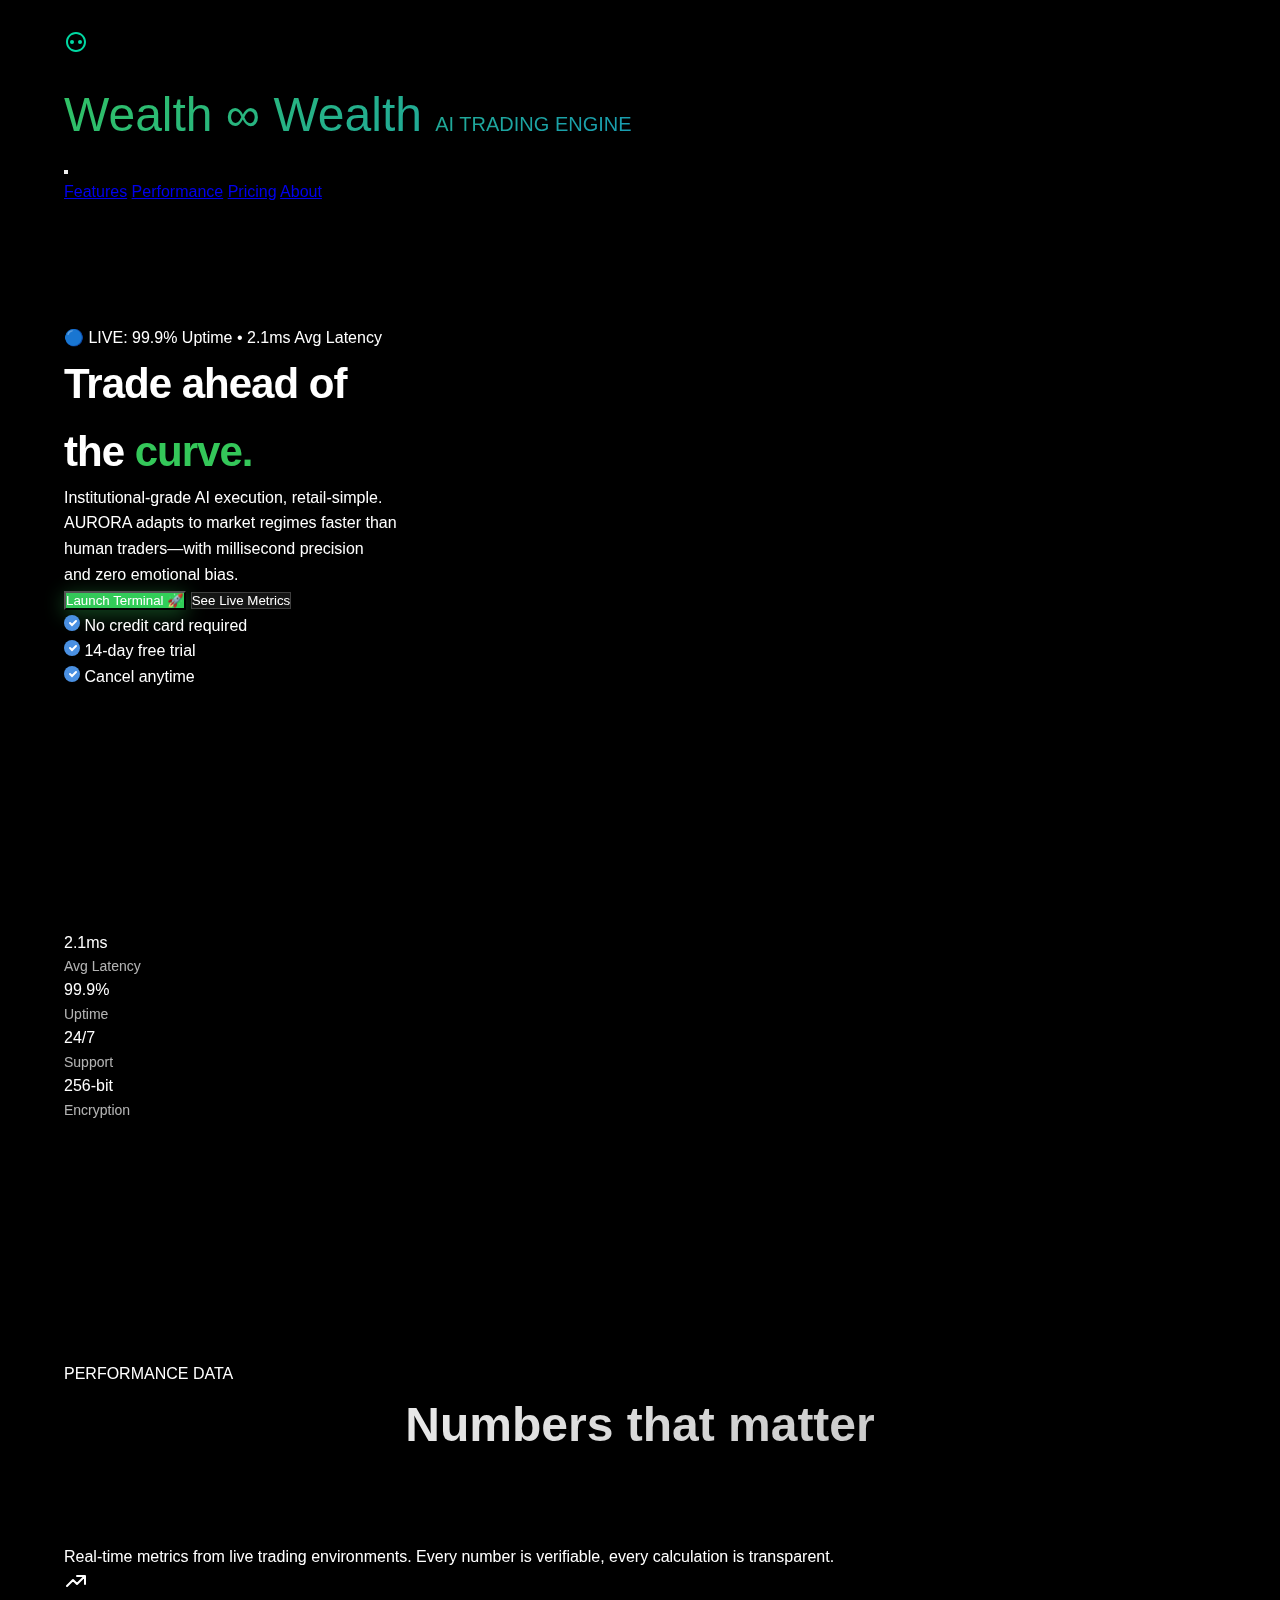
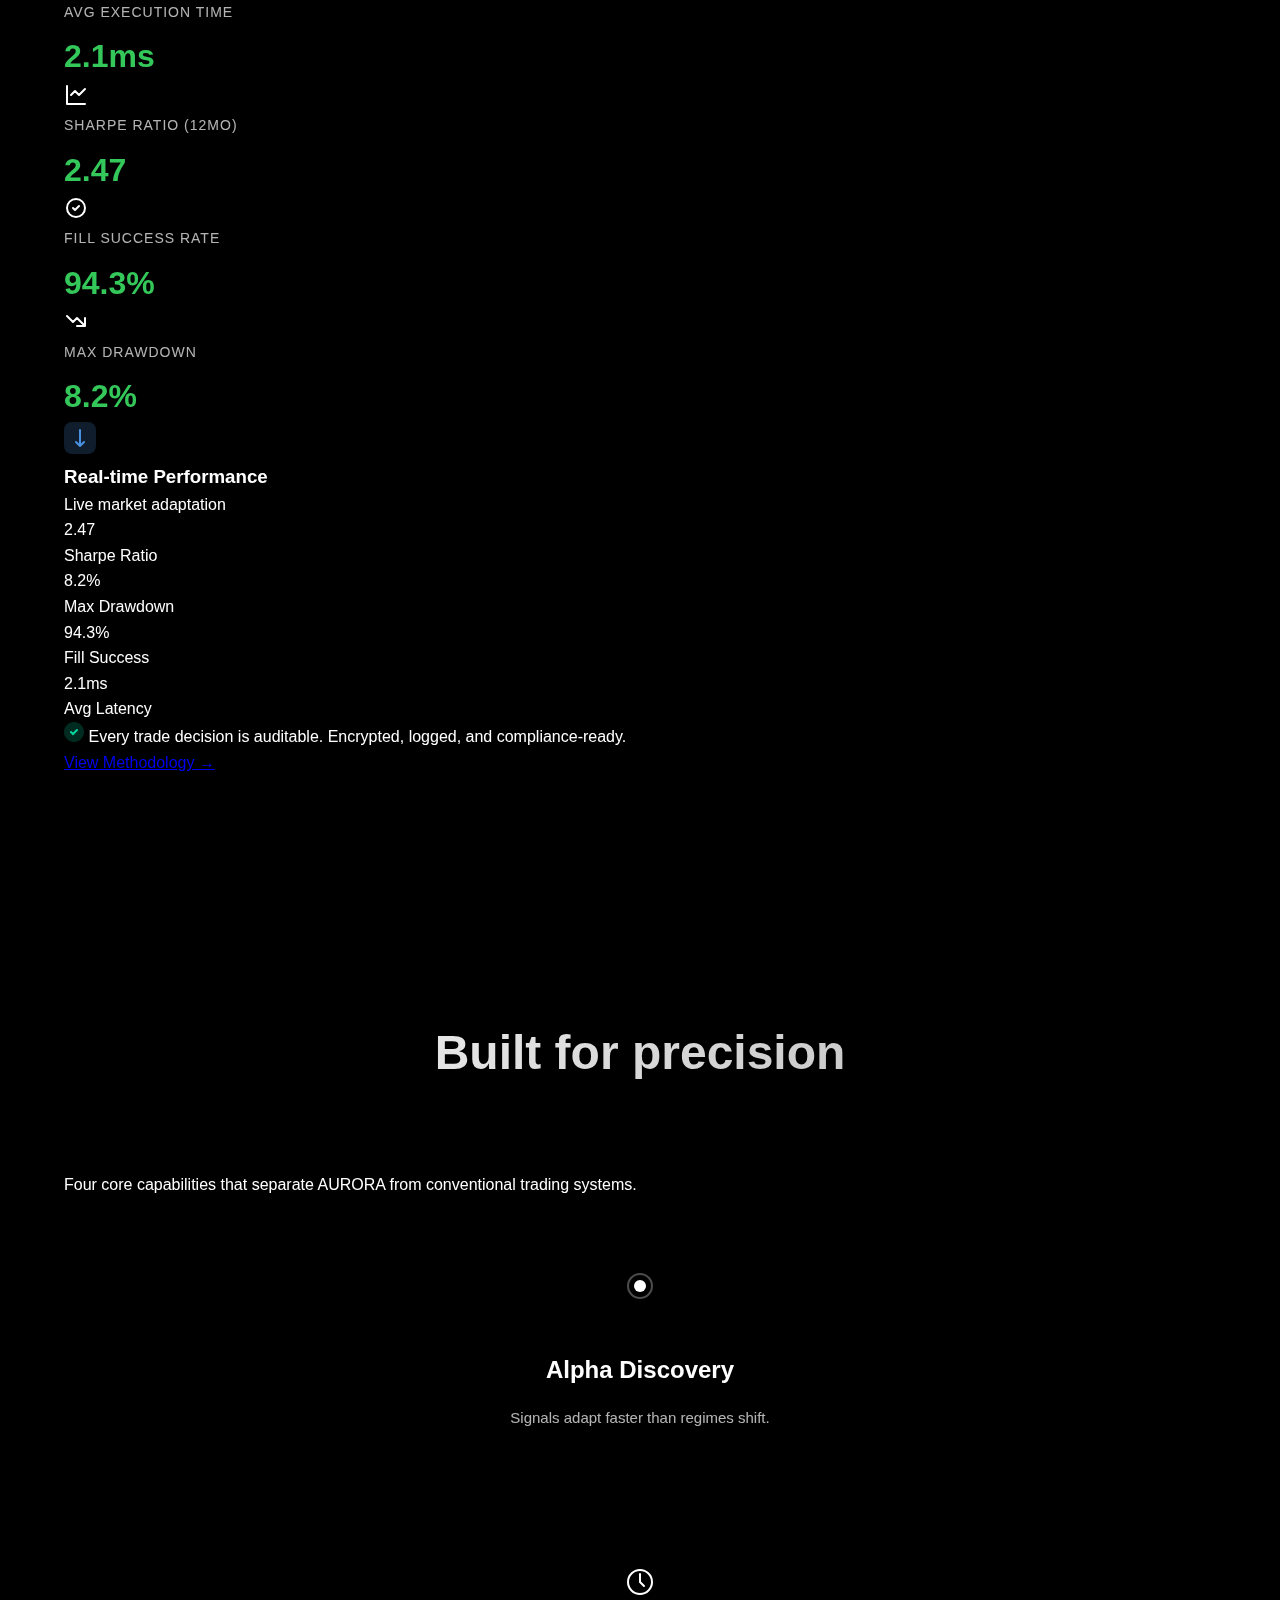
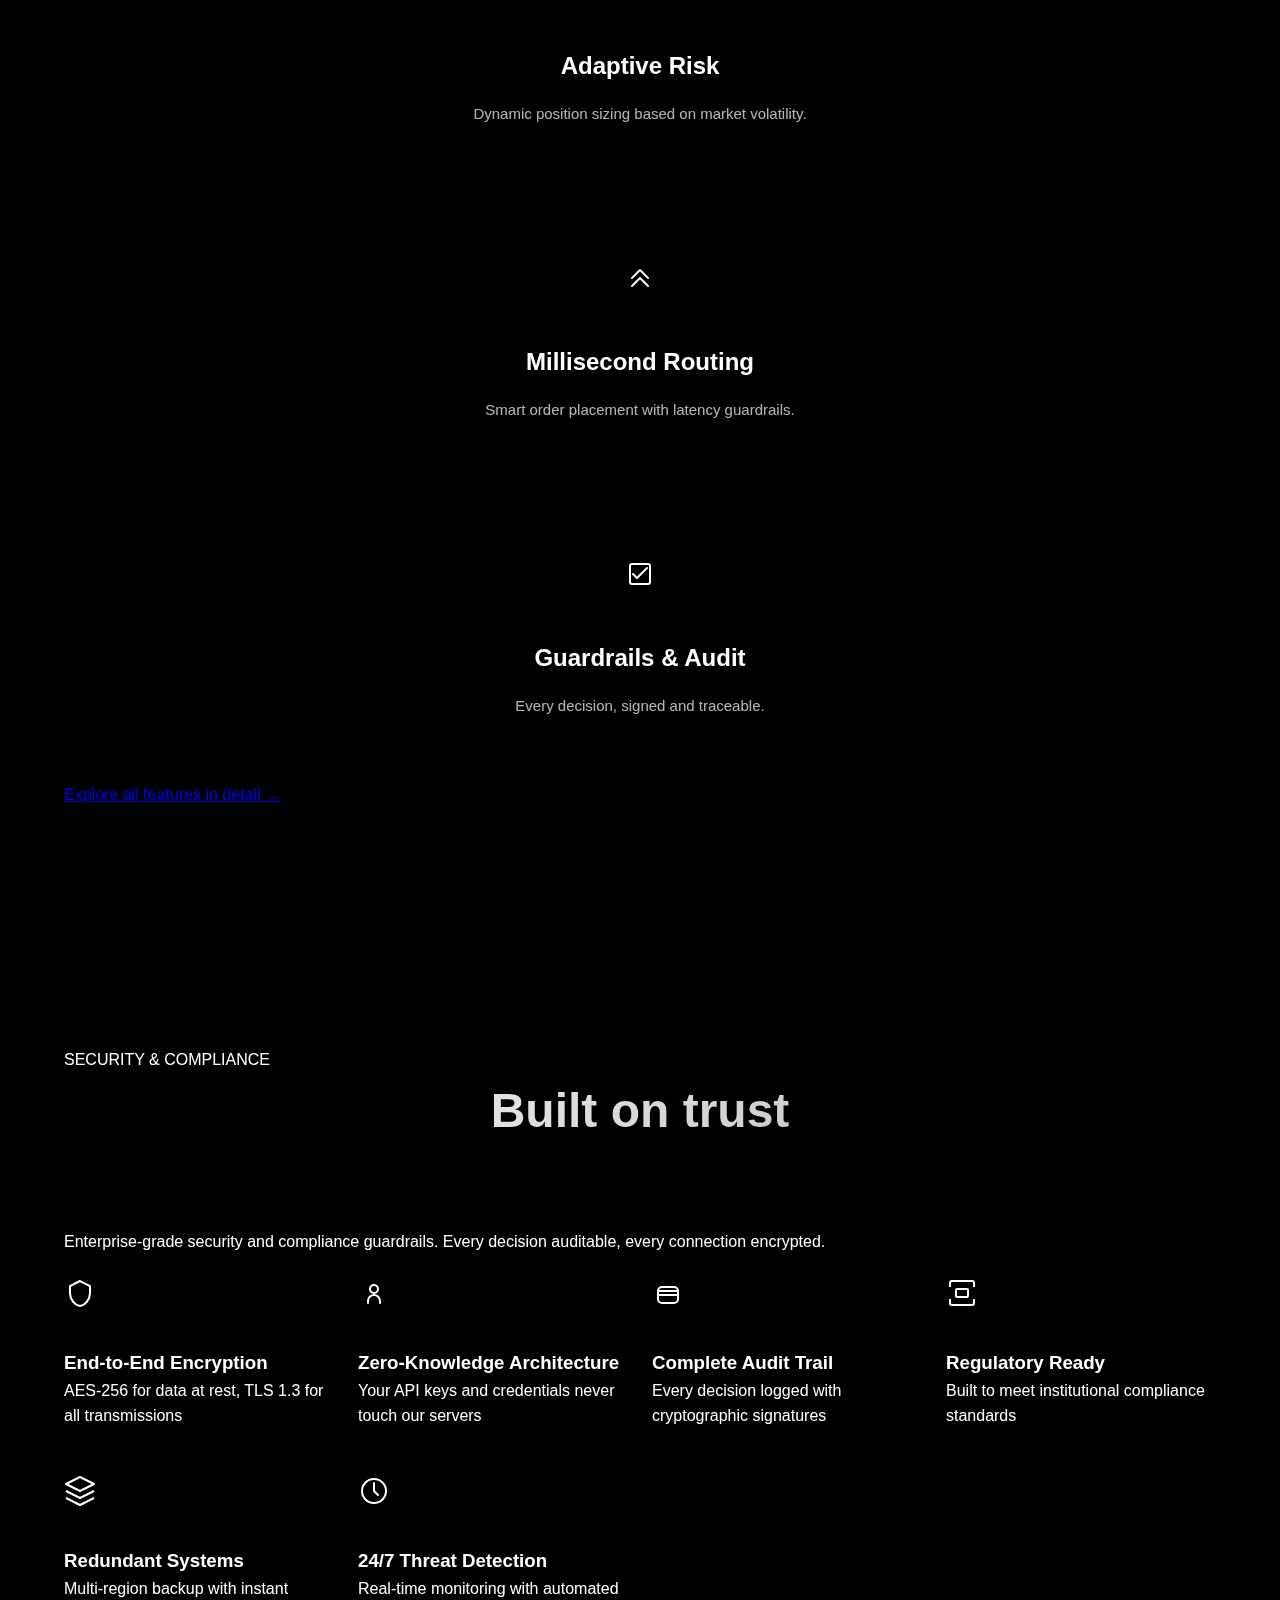
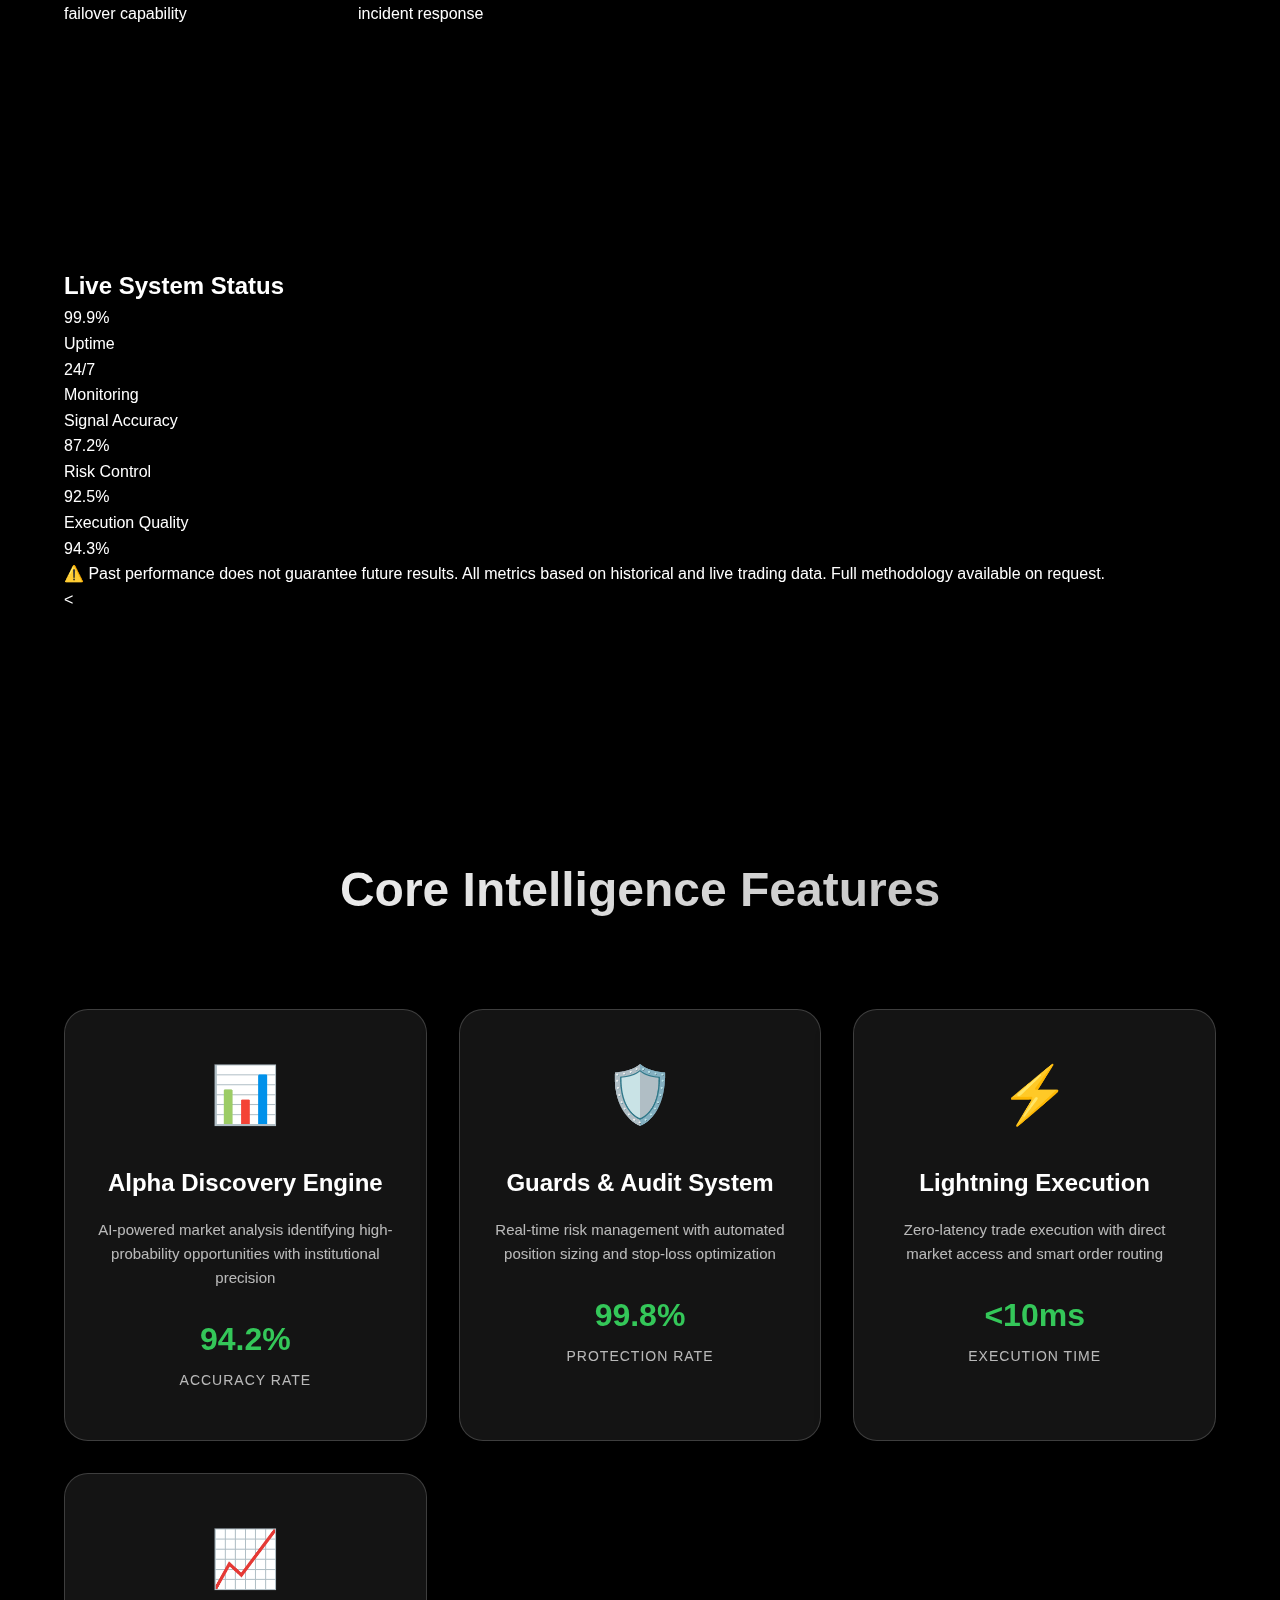
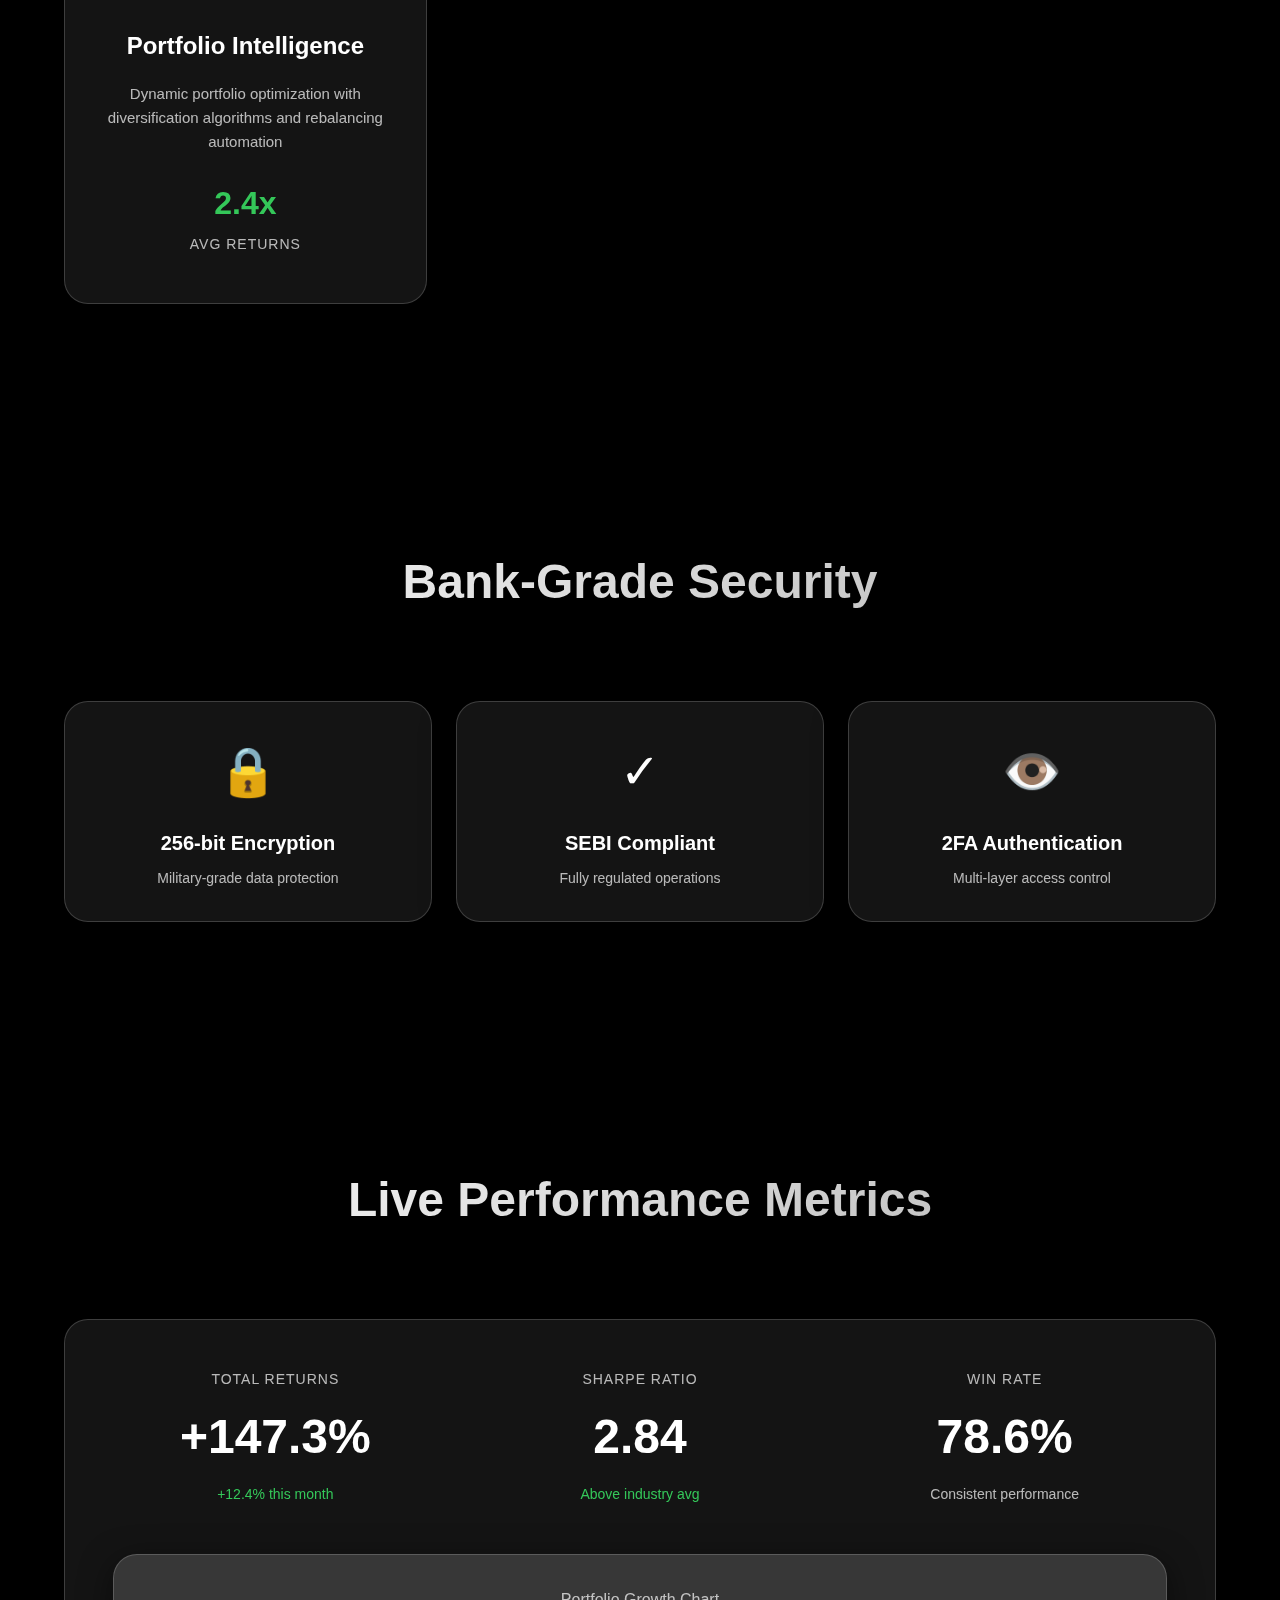
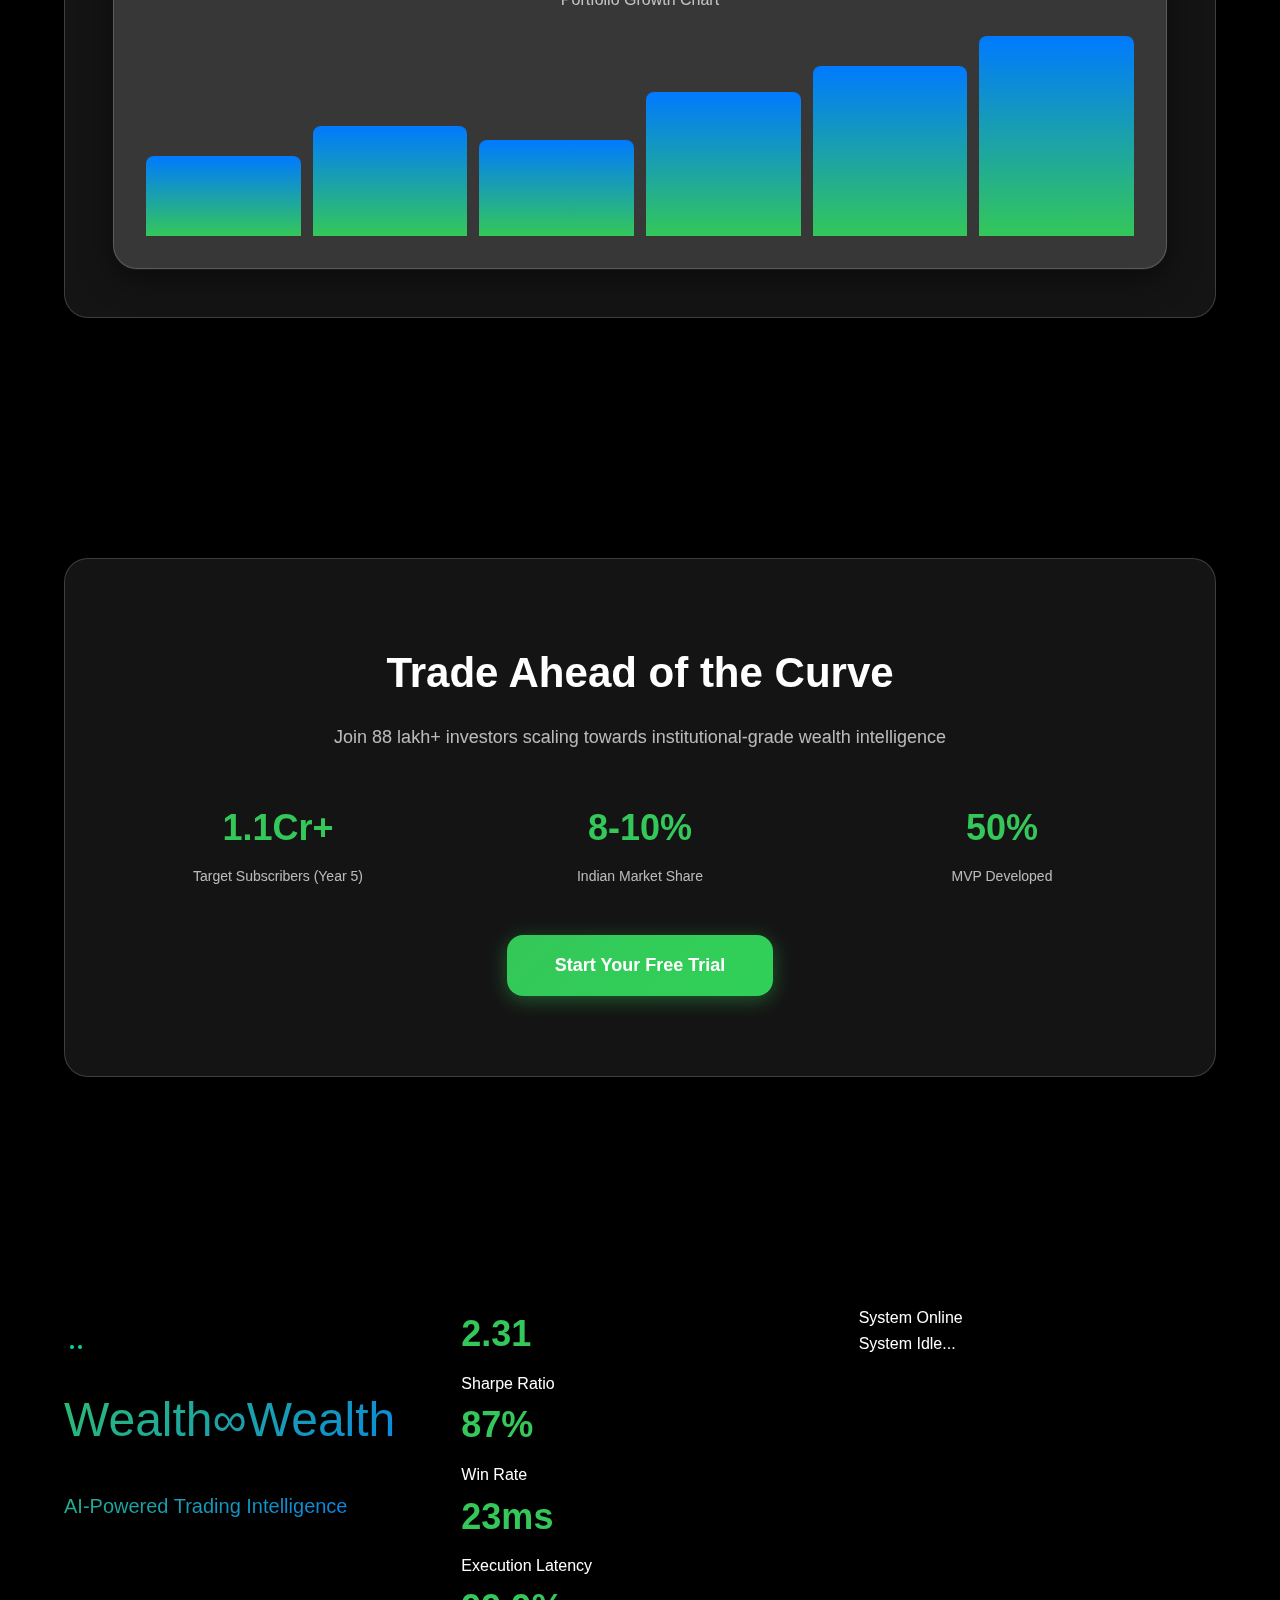
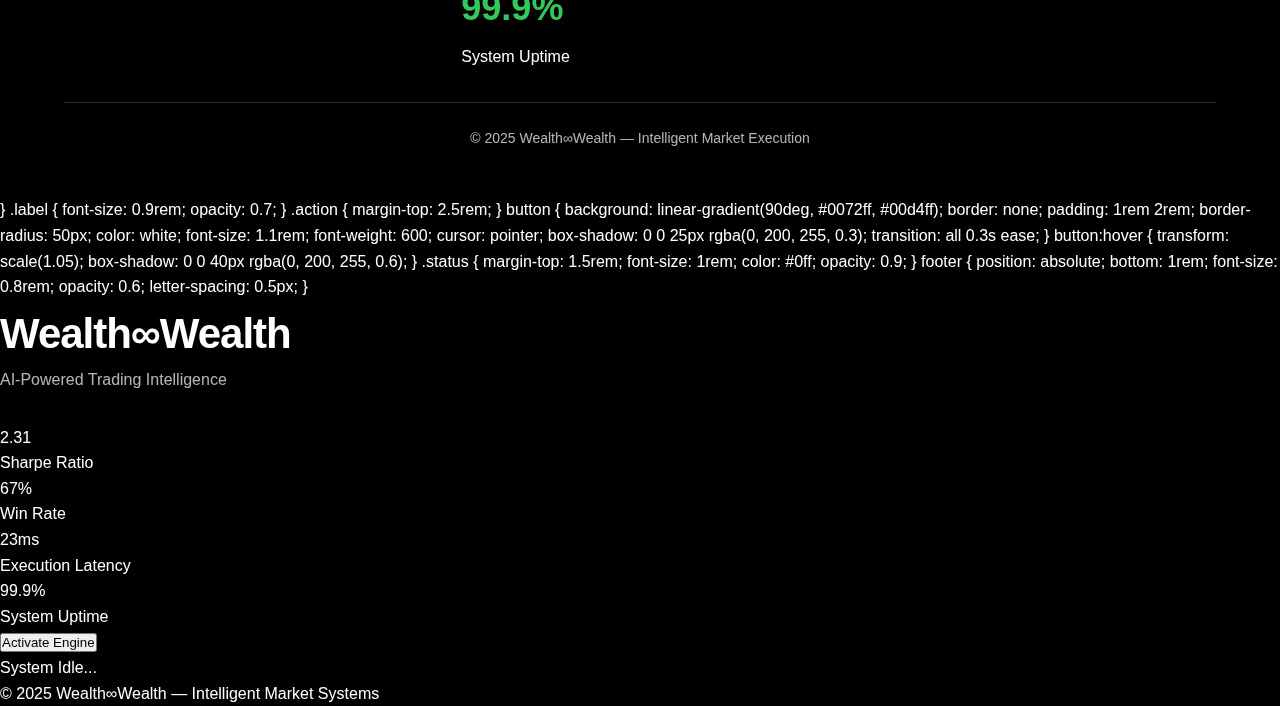
<file: index.html>
<!DOCTYPE html>
<html lang="en">
<head>
    <meta charset="UTF-8">
    <meta name="viewport" content="width=device-width, initial-scale=1.0">
    <title>Wealth ∞ Wealth - AI Trading Engine</title>
    <link rel="stylesheet" href="styles.css">
    <link rel="preconnect" href="https://fonts.googleapis.com">
    <link rel="preconnect" href="https://fonts.gstatic.com" crossorigin>
    <link href="https://fonts.googleapis.com/css2?family=Inter:wght@300;400;500;600;700;800&display=swap" rel="stylesheet">
</head>
<body>
    <!-- Navigation -->
    <nav class="navbar">
        <div class="container">
            <div class="nav-content">
                <div class="logo">
                    <div class="logo-icon">
                        <svg width="24" height="24" viewBox="0 0 24 24" fill="none" xmlns="http://www.w3.org/2000/svg">
                            <path d="M12 2C6.48 2 2 6.48 2 12s4.48 10 10 10 10-4.48 10-10S17.52 2 12 2zm0 18c-4.41 0-8-3.59-8-8s3.59-8 8-8 8 3.59 8 8-3.59 8-8 8z" fill="#00D9A3"/>
                            <circle cx="8" cy="12" r="2" fill="#00D9A3"/>
                            <circle cx="16" cy="12" r="2" fill="#00D9A3"/>
                        </svg>
                    </div>
                    <div class="logo-text">
                        <span class="brand-name">Wealth <span class="infinity">∞</span> Wealth</span>
                        <span class="tagline">AI TRADING ENGINE</span>
                    </div>
                </div>
                <button class="menu-toggle" id="menuToggle">
                    <span></span>
                    <span></span>
                    <span></span>
                </button>
                <div class="nav-links" id="navLinks">
                    <a href="#features">Features</a>
                    <a href="#performance">Performance</a>
                    <a href="#pricing">Pricing</a>
                    <a href="#about">About</a>
                </div>
            </div>
        </div>
    </nav>

    <!-- Hero Section -->
    <section class="hero">
        <div class="container">
            <div class="status-badge">
                🔵 LIVE: 99.9% Uptime • 2.1ms Avg Latency
            </div>
            <h1 class="hero-title">
                Trade ahead of<br>the <span class="highlight">curve.</span>
            </h1>
            <p class="hero-subtitle">
                Institutional-grade AI execution, retail-simple.<br>
                AURORA adapts to market regimes faster than<br>
                human traders—with millisecond precision<br>
                and zero emotional bias.
            </p>
            <div class="hero-buttons">
                <button class="btn btn-primary">
                    Launch Terminal 🚀
                </button>
                <button class="btn btn-secondary">
                    See Live Metrics
                </button>
            </div>
            <div class="hero-features">
                <div class="feature-badge">
                    <svg width="16" height="16" viewBox="0 0 16 16" fill="none">
                        <circle cx="8" cy="8" r="8" fill="#4A90E2"/>
                        <path d="M6 8l2 2 4-4" stroke="white" stroke-width="2" stroke-linecap="round"/>
                    </svg>
                    <span>No credit card required</span>
                </div>
                <div class="feature-badge">
                    <svg width="16" height="16" viewBox="0 0 16 16" fill="none">
                        <circle cx="8" cy="8" r="8" fill="#4A90E2"/>
                        <path d="M6 8l2 2 4-4" stroke="white" stroke-width="2" stroke-linecap="round"/>
                    </svg>
                    <span>14-day free trial</span>
                </div>
                <div class="feature-badge">
                    <svg width="16" height="16" viewBox="0 0 16 16" fill="none">
                        <circle cx="8" cy="8" r="8" fill="#4A90E2"/>
                        <path d="M6 8l2 2 4-4" stroke="white" stroke-width="2" stroke-linecap="round"/>
                    </svg>
                    <span>Cancel anytime</span>
                </div>
            </div>
        </div>
    </section>

    <!-- Stats Section -->
    <section class="stats-section">
        <div class="container">
            <div class="stats-grid">
                <div class="stat-card">
                    <div class="stat-value">2.1ms</div>
                    <div class="stat-label">Avg Latency</div>
                </div>
                <div class="stat-card">
                    <div class="stat-value">99.9%</div>
                    <div class="stat-label">Uptime</div>
                </div>
                <div class="stat-card">
                    <div class="stat-value">24/7</div>
                    <div class="stat-label">Support</div>
                </div>
                <div class="stat-card">
                    <div class="stat-value">256-bit</div>
                    <div class="stat-label">Encryption</div>
                </div>
            </div>
        </div>
    </section>

    <!-- Performance Metrics -->
    <section class="performance-section" id="performance">
        <div class="container">
            <div class="section-header">
                <span class="section-tag">PERFORMANCE DATA</span>
                <h2 class="section-title">Numbers that <span class="highlight">matter</span></h2>
                <p class="section-subtitle">Real-time metrics from live trading environments. Every number is verifiable, every calculation is transparent.</p>
            </div>
            <div class="metrics-grid">
                <div class="metric-card">
                    <div class="metric-icon blue">
                        <svg width="24" height="24" viewBox="0 0 24 24" fill="none">
                            <path d="M13 7h8m0 0v8m0-8l-8 8-4-4-6 6" stroke="currentColor" stroke-width="2" stroke-linecap="round" stroke-linejoin="round"/>
                        </svg>
                    </div>
                    <div class="metric-info">
                        <div class="metric-label">Avg Execution Time</div>
                        <div class="metric-value">2.1ms</div>
                    </div>
                </div>
                <div class="metric-card">
                    <div class="metric-icon blue">
                        <svg width="24" height="24" viewBox="0 0 24 24" fill="none">
                            <path d="M3 3v18h18" stroke="currentColor" stroke-width="2" stroke-linecap="round" stroke-linejoin="round"/>
                            <path d="M7 12l4-4 4 4 6-6" stroke="currentColor" stroke-width="2" stroke-linecap="round" stroke-linejoin="round"/>
                        </svg>
                    </div>
                    <div class="metric-info">
                        <div class="metric-label">Sharpe Ratio (12mo)</div>
                        <div class="metric-value">2.47</div>
                    </div>
                </div>
                <div class="metric-card">
                    <div class="metric-icon blue">
                        <svg width="24" height="24" viewBox="0 0 24 24" fill="none">
                            <path d="M9 12l2 2 4-4m6 2a9 9 0 11-18 0 9 9 0 0118 0z" stroke="currentColor" stroke-width="2" stroke-linecap="round" stroke-linejoin="round"/>
                        </svg>
                    </div>
                    <div class="metric-info">
                        <div class="metric-label">Fill Success Rate</div>
                        <div class="metric-value">94.3%</div>
                    </div>
                </div>
                <div class="metric-card">
                    <div class="metric-icon blue">
                        <svg width="24" height="24" viewBox="0 0 24 24" fill="none">
                            <path d="M13 17h8m0 0V9m0 8l-8-8-4 4-6-6" stroke="currentColor" stroke-width="2" stroke-linecap="round" stroke-linejoin="round"/>
                        </svg>
                    </div>
                    <div class="metric-info">
                        <div class="metric-label">Max Drawdown</div>
                        <div class="metric-value">8.2%</div>
                    </div>
                </div>
            </div>
            <div class="performance-cards">
                <div class="perf-card">
                    <div class="perf-icon">
                        <svg width="32" height="32" viewBox="0 0 32 32" fill="none">
                            <rect width="32" height="32" rx="8" fill="#4A90E2" opacity="0.2"/>
                            <path d="M16 8v16m-4-4l4 4 4-4" stroke="#4A90E2" stroke-width="2" stroke-linecap="round" stroke-linejoin="round"/>
                        </svg>
                    </div>
                    <h3>Real-time Performance</h3>
                    <p>Live market adaptation</p>
                    <div class="perf-grid">
                        <div class="perf-stat">
                            <div class="perf-stat-value">2.47</div>
                            <div class="perf-stat-label">Sharpe Ratio</div>
                        </div>
                        <div class="perf-stat">
                            <div class="perf-stat-value">8.2%</div>
                            <div class="perf-stat-label">Max Drawdown</div>
                        </div>
                        <div class="perf-stat">
                            <div class="perf-stat-value">94.3%</div>
                            <div class="perf-stat-label">Fill Success</div>
                        </div>
                        <div class="perf-stat">
                            <div class="perf-stat-value">2.1ms</div>
                            <div class="perf-stat-label">Avg Latency</div>
                        </div>
                    </div>
                    <div class="audit-badge">
                        <svg width="20" height="20" viewBox="0 0 20 20" fill="none">
                            <path d="M10 0C4.48 0 0 4.48 0 10s4.48 10 10 10 10-4.48 10-10S15.52 0 10 0z" fill="#00D9A3" opacity="0.2"/>
                            <path d="M7 10l2 2 4-4" stroke="#00D9A3" stroke-width="2" stroke-linecap="round"/>
                        </svg>
                        <span>Every trade decision is auditable. Encrypted, logged, and compliance-ready.</span>
                    </div>
                </div>
            </div>
            <a href="#methodology" class="view-methodology">View Methodology →</a>
        </div>
    </section>

    <!-- Features Section -->
    <section class="features-section" id="features">
        <div class="container">
            <div class="section-header">
                <h2 class="section-title">Built for <span class="highlight">precision</span></h2>
                <p class="section-subtitle">Four core capabilities that separate AURORA from conventional trading systems.</p>
            </div>
            <div class="features-grid">
                <div class="feature-card">
                    <div class="feature-icon blue">
                        <svg width="32" height="32" viewBox="0 0 32 32" fill="none">
                            <circle cx="16" cy="16" r="6" fill="currentColor"/>
                            <circle cx="16" cy="16" r="12" stroke="currentColor" stroke-width="2" opacity="0.3"/>
                        </svg>
                    </div>
                    <h3>Alpha Discovery</h3>
                    <p>Signals adapt faster than regimes shift.</p>
                </div>
                <div class="feature-card">
                    <div class="feature-icon teal">
                        <svg width="32" height="32" viewBox="0 0 32 32" fill="none">
                            <path d="M16 8v8l4 4" stroke="currentColor" stroke-width="2" stroke-linecap="round"/>
                            <circle cx="16" cy="16" r="12" stroke="currentColor" stroke-width="2"/>
                        </svg>
                    </div>
                    <h3>Adaptive Risk</h3>
                    <p>Dynamic position sizing based on market volatility.</p>
                </div>
                <div class="feature-card">
                    <div class="feature-icon blue">
                        <svg width="32" height="32" viewBox="0 0 32 32" fill="none">
                            <path d="M8 16l8-8 8 8" stroke="currentColor" stroke-width="2" stroke-linecap="round" stroke-linejoin="round"/>
                            <path d="M8 24l8-8 8 8" stroke="currentColor" stroke-width="2" stroke-linecap="round" stroke-linejoin="round"/>
                        </svg>
                    </div>
                    <h3>Millisecond Routing</h3>
                    <p>Smart order placement with latency guardrails.</p>
                </div>
                <div class="feature-card">
                    <div class="feature-icon teal">
                        <svg width="32" height="32" viewBox="0 0 32 32" fill="none">
                            <path d="M9 16l4 4 10-10" stroke="currentColor" stroke-width="2" stroke-linecap="round" stroke-linejoin="round"/>
                            <rect x="6" y="6" width="20" height="20" rx="2" stroke="currentColor" stroke-width="2" fill="none"/>
                        </svg>
                    </div>
                    <h3>Guardrails & Audit</h3>
                    <p>Every decision, signed and traceable.</p>
                </div>
            </div>
            <a href="#all-features" class="explore-link">Explore all features in detail →</a>
        </div>
    </section>

    <!-- Security & Trust Section -->
    <section class="security-section">
        <div class="container">
            <div class="section-header">
                <span class="section-tag">SECURITY & COMPLIANCE</span>
                <h2 class="section-title">Built on <span class="highlight">trust</span></h2>
                <p class="section-subtitle">Enterprise-grade security and compliance guardrails. Every decision auditable, every connection encrypted.</p>
            </div>
            <div class="security-grid">
                <div class="security-card">
                    <div class="security-icon blue">
                        <svg width="32" height="32" viewBox="0 0 32 32" fill="none">
                            <path d="M16 4L6 9v7c0 6.075 4.2 11.75 10 13 5.8-1.25 10-6.925 10-13V9l-10-5z" stroke="currentColor" stroke-width="2" fill="none"/>
                        </svg>
                    </div>
                    <h3>End-to-End Encryption</h3>
                    <p>AES-256 for data at rest, TLS 1.3 for all transmissions</p>
                </div>
                <div class="security-card">
                    <div class="security-icon teal">
                        <svg width="32" height="32" viewBox="0 0 32 32" fill="none">
                            <circle cx="16" cy="12" r="4" stroke="currentColor" stroke-width="2"/>
                            <path d="M10 26v-2c0-3.3 2.7-6 6-6s6 2.7 6 6v2" stroke="currentColor" stroke-width="2" stroke-linecap="round"/>
                        </svg>
                    </div>
                    <h3>Zero-Knowledge Architecture</h3>
                    <p>Your API keys and credentials never touch our servers</p>
                </div>
                <div class="security-card">
                    <div class="security-icon blue">
                        <svg width="32" height="32" viewBox="0 0 32 32" fill="none">
                            <path d="M6 14h20M6 18h20M10 10h12c2.2 0 4 1.8 4 4v8c0 2.2-1.8 4-4 4H10c-2.2 0-4-1.8-4-4v-8c0-2.2 1.8-4 4-4z" stroke="currentColor" stroke-width="2"/>
                        </svg>
                    </div>
                    <h3>Complete Audit Trail</h3>
                    <p>Every decision logged with cryptographic signatures</p>
                </div>
                <div class="security-card">
                    <div class="security-icon teal">
                        <svg width="32" height="32" viewBox="0 0 32 32" fill="none">
                            <path d="M28 10V6a2 2 0 00-2-2H6a2 2 0 00-2 2v4M4 22v4a2 2 0 002 2h20a2 2 0 002-2v-4" stroke="currentColor" stroke-width="2"/>
                            <rect x="10" y="12" width="12" height="8" rx="1" stroke="currentColor" stroke-width="2"/>
                        </svg>
                    </div>
                    <h3>Regulatory Ready</h3>
                    <p>Built to meet institutional compliance standards</p>
                </div>
                <div class="security-card">
                    <div class="security-icon blue">
                        <svg width="32" height="32" viewBox="0 0 32 32" fill="none">
                            <path d="M16 2L2 9l14 7 14-7-14-7z" stroke="currentColor" stroke-width="2" stroke-linejoin="round"/>
                            <path d="M2 23l14 7 14-7M2 16l14 7 14-7" stroke="currentColor" stroke-width="2" stroke-linejoin="round"/>
                        </svg>
                    </div>
                    <h3>Redundant Systems</h3>
                    <p>Multi-region backup with instant failover capability</p>
                </div>
                <div class="security-card">
                    <div class="security-icon teal">
                        <svg width="32" height="32" viewBox="0 0 32 32" fill="none">
                            <circle cx="16" cy="16" r="12" stroke="currentColor" stroke-width="2"/>
                            <path d="M16 8v8l4 4" stroke="currentColor" stroke-width="2" stroke-linecap="round"/>
                        </svg>
                    </div>
                    <h3>24/7 Threat Detection</h3>
                    <p>Real-time monitoring with automated incident response</p>
                </div>
            </div>
        </div>
    </section>

    <!-- System Status -->
    <section class="status-section">
        <div class="container">
            <div class="status-card">
                <h2>Live System Status</h2>
                <div class="status-grid">
                    <div class="status-item">
                        <div class="status-value">99.9%</div>
                        <div class="status-label">Uptime</div>
                    </div>
                    <div class="status-item">
                        <div class="status-value">24/7</div>
                        <div class="status-label">Monitoring</div>
                    </div>
                </div>
                <div class="progress-bars">
                    <div class="progress-item">
                        <div class="progress-label">Signal Accuracy</div>
                        <div class="progress-value">87.2%</div>
                        <div class="progress-bar">
                            <div class="progress-fill" style="width: 87.2%"></div>
                        </div>
                    </div>
                    <div class="progress-item">
                        <div class="progress-label">Risk Control</div>
                        <div class="progress-value">92.5%</div>
                        <div class="progress-bar">
                            <div class="progress-fill" style="width: 92.5%"></div>
                        </div>
                    </div>
                    <div class="progress-item">
                        <div class="progress-label">Execution Quality</div>
                        <div class="progress-value">94.3%</div>
                        <div class="progress-bar">
                            <div class="progress-fill" style="width: 94.3%"></div>
                        </div>
                    </div>
                </div>
                <div class="disclaimer">
                    ⚠️ Past performance does not guarantee future results. All metrics based on historical and live trading data. Full methodology available on request.
                </div>
            <            </div>
        </div>
    </section>

    <!-- Features Section with iOS Cards -->
    <section class="features-section">
        <div class="container">
            <h2 class="section-title">Core Intelligence Features</h2>
            
            <div class="feature-grid">
                <div class="feature-card glass-card">
                    <div class="feature-icon">📊</div>
                    <h3>Alpha Discovery Engine</h3>
                    <p>AI-powered market analysis identifying high-probability opportunities with institutional precision</p>
                    <div class="metric">
                        <span class="metric-value">94.2%</span>
                        <span class="metric-label">Accuracy Rate</span>
                    </div>
                </div>

                <div class="feature-card glass-card">
                    <div class="feature-icon">🛡️</div>
                    <h3>Guards & Audit System</h3>
                    <p>Real-time risk management with automated position sizing and stop-loss optimization</p>
                    <div class="metric">
                        <span class="metric-value">99.8%</span>
                        <span class="metric-label">Protection Rate</span>
                    </div>
                </div>

                <div class="feature-card glass-card">
                    <div class="feature-icon">⚡</div>
                    <h3>Lightning Execution</h3>
                    <p>Zero-latency trade execution with direct market access and smart order routing</p>
                    <div class="metric">
                        <span class="metric-value">&lt;10ms</span>
                        <span class="metric-label">Execution Time</span>
                    </div>
                </div>

                <div class="feature-card glass-card">
                    <div class="feature-icon">📈</div>
                    <h3>Portfolio Intelligence</h3>
                    <p>Dynamic portfolio optimization with diversification algorithms and rebalancing automation</p>
                    <div class="metric">
                        <span class="metric-value">2.4x</span>
                        <span class="metric-label">Avg Returns</span>
                    </div>
                </div>
            </div>
        </div>
    </section>

    <!-- Security & Trust Section -->
    <section class="security-section">
        <div class="container">
            <h2 class="section-title">Bank-Grade Security</h2>
            
            <div class="security-grid">
                <div class="security-item glass-card">
                    <div class="security-icon">🔒</div>
                    <h4>256-bit Encryption</h4>
                    <p>Military-grade data protection</p>
                </div>

                <div class="security-item glass-card">
                    <div class="security-icon">✓</div>
                    <h4>SEBI Compliant</h4>
                    <p>Fully regulated operations</p>
                </div>

                <div class="security-item glass-card">
                    <div class="security-icon">👁️</div>
                    <h4>2FA Authentication</h4>
                    <p>Multi-layer access control</p>
                </div>
            </div>
        </div>
    </section>

    <!-- Performance Metrics -->
    <section class="metrics-section">
        <div class="container">
            <h2 class="section-title">Live Performance Metrics</h2>
            
            <div class="metrics-dashboard glass-card">
                <div class="metric-row">
                    <div class="metric-box">
                        <div class="metric-label">Total Returns</div>
                        <div class="metric-large">+147.3%</div>
                        <div class="metric-change positive">+12.4% this month</div>
                    </div>
                    
                    <div class="metric-box">
                        <div class="metric-label">Sharpe Ratio</div>
                        <div class="metric-large">2.84</div>
                        <div class="metric-change positive">Above industry avg</div>
                    </div>
                    
                    <div class="metric-box">
                        <div class="metric-label">Win Rate</div>
                        <div class="metric-large">78.6%</div>
                        <div class="metric-change">Consistent performance</div>
                    </div>
                </div>
                
                <div class="chart-placeholder glass-card">
                    <p>Portfolio Growth Chart</p>
                    <div class="chart-visual">
                        <div class="bar" style="height: 40%"></div>
                        <div class="bar" style="height: 55%"></div>
                        <div class="bar" style="height: 48%"></div>
                        <div class="bar" style="height: 72%"></div>
                        <div class="bar" style="height: 85%"></div>
                        <div class="bar" style="height: 100%"></div>
                    </div>
                </div>
            </div>
        </div>
    </section>

    <!-- CTA Section -->
    <section class="cta-section">
        <div class="container">
            <div class="cta-card glass-card">
                <h2>Trade Ahead of the Curve</h2>
                <p>Join 88 lakh+ investors scaling towards institutional-grade wealth intelligence</p>
                <div class="cta-stats">
                    <div class="stat-item">
                        <div class="stat-number">1.1Cr+</div>
                        <div class="stat-label">Target Subscribers (Year 5)</div>
                    </div>
                    <div class="stat-item">
                        <div class="stat-number">8-10%</div>
                        <div class="stat-label">Indian Market Share</div>
                    </div>
                    <div class="stat-item">
                        <div class="stat-number">50%</div>
                        <div class="stat-label">MVP Developed</div>
                    </div>
                </div>
                <button class="btn-primary glass-btn large">Start Your Free Trial</button>
            </div>
        </div>
    </section>

    <!-- Footer -->
    <footer class="footer">
        <div class="container">
            <div class="footer-content">
                <div class="footer-brand">
                    <div class="logo">
                        <div class="logo-icon">
                            <svg width="24" height="24" viewBox="0 0 24 24" fill="none">
                                <circle cx="8" cy="12" r="2" fill="#00D9A3"/>
                                <circle cx="16" cy="12" r="2" fill="#00D9A3"/>
                            </svg>
                        </div>
                        <div class="logo-text">
                            <span class="brand-name">Wealth<span class="infinity">∞</span>Wealth</span>
                            <span class="tagline">AI-Powered Trading Intelligence</span>
                        </div>
                    </div>
                </div>
                
                <div class="footer-stats">
                    <div class="footer-stat-item">
                        <div class="stat-number">2.31</div>
                        <div class="stat-desc">Sharpe Ratio</div>
                    </div>
                    <div class="footer-stat-item">
                        <div class="stat-number">87%</div>
                        <div class="stat-desc">Win Rate</div>
                    </div>
                    <div class="footer-stat-item">
                        <div class="stat-number">23ms</div>
                        <div class="stat-desc">Execution Latency</div>
                    </div>
                    <div class="footer-stat-item">
                        <div class="stat-number">99.9%</div>
                        <div class="stat-desc">System Uptime</div>
                    </div>
                </div>

                <div class="footer-status">
                    <div class="status-item-footer">
                        <span class="status-dot"></span>
                        <span>System Online</span>
                    </div>
                    <div class="status-item-footer">
                        <span>System Idle...</span>
                    </div>
                </div>
            </div>
            
            <div class="footer-bottom">
                <p>© 2025 Wealth∞Wealth — Intelligent Market Execution</p>
            </div>
        </div>
    </footer>

    <script src="script.js"></script>
</body>
</html>                                                                                                                     }

                                                                                                                                                                                                                                                                                                                                                          .label {
                                                                                                                                                                                                                                                                                                                                                                font-size: 0.9rem;
                                                                                                                                                                                                                                                                                                                                                                      opacity: 0.7;
                                                                                                                                                                                                                                                                                                                                                                          }

                                                                                                                                                                                                                                                                                                                                                                              .action {
                                                                                                                                                                                                                                                                                                                                                                                    margin-top: 2.5rem;
                                                                                                                                                                                                                                                                                                                                                                                        }

                                                                                                                                                                                                                                                                                                                                                                                            button {
                                                                                                                                                                                                                                                                                                                                                                                                  background: linear-gradient(90deg, #0072ff, #00d4ff);
                                                                                                                                                                                                                                                                                                                                                                                                        border: none;
                                                                                                                                                                                                                                                                                                                                                                                                              padding: 1rem 2rem;
                                                                                                                                                                                                                                                                                                                                                                                                                    border-radius: 50px;
                                                                                                                                                                                                                                                                                                                                                                                                                          color: white;
                                                                                                                                                                                                                                                                                                                                                                                                                                font-size: 1.1rem;
                                                                                                                                                                                                                                                                                                                                                                                                                                      font-weight: 600;
                                                                                                                                                                                                                                                                                                                                                                                                                                            cursor: pointer;
                                                                                                                                                                                                                                                                                                                                                                                                                                                  box-shadow: 0 0 25px rgba(0, 200, 255, 0.3);
                                                                                                                                                                                                                                                                                                                                                                                                                                                        transition: all 0.3s ease;
                                                                                                                                                                                                                                                                                                                                                                                                                                                            }

                                                                                                                                                                                                                                                                                                                                                                                                                                                                button:hover {
                                                                                                                                                                                                                                                                                                                                                                                                                                                                      transform: scale(1.05);
                                                                                                                                                                                                                                                                                                                                                                                                                                                                            box-shadow: 0 0 40px rgba(0, 200, 255, 0.6);
                                                                                                                                                                                                                                                                                                                                                                                                                                                                                }

                                                                                                                                                                                                                                                                                                                                                                                                                                                                                    .status {
                                                                                                                                                                                                                                                                                                                                                                                                                                                                                          margin-top: 1.5rem;
                                                                                                                                                                                                                                                                                                                                                                                                                                                                                                font-size: 1rem;
                                                                                                                                                                                                                                                                                                                                                                                                                                                                                                      color: #0ff;
                                                                                                                                                                                                                                                                                                                                                                                                                                                                                                            opacity: 0.9;
                                                                                                                                                                                                                                                                                                                                                                                                                                                                                                                }

                                                                                                                                                                                                                                                                                                                                                                                                                                                                                                                    footer {
                                                                                                                                                                                                                                                                                                                                                                                                                                                                                                                          position: absolute;
                                                                                                                                                                                                                                                                                                                                                                                                                                                                                                                                bottom: 1rem;
                                                                                                                                                                                                                                                                                                                                                                                                                                                                                                                                      font-size: 0.8rem;
                                                                                                                                                                                                                                                                                                                                                                                                                                                                                                                                            opacity: 0.6;
                                                                                                                                                                                                                                                                                                                                                                                                                                                                                                                                                  letter-spacing: 0.5px;
                                                                                                                                                                                                                                                                                                                                                                                                                                                                                                                                                      }
                                                                                                                                                                                                                                                                                                                                                                                                                                                                                                                                                        </style>
                                                                                                                                                                                                                                                                                                                                                                                                                                                                                                                                                        </head>

                                                                                                                                                                                                                                                                                                                                                                                                                                                                                                                                                        <body>
                                                                                                                                                                                                                                                                                                                                                                                                                                                                                                                                                          <h1>Wealth∞Wealth</h1>
                                                                                                                                                                                                                                                                                                                                                                                                                                                                                                                                                            <p class="subtitle">AI-Powered Trading Intelligence</p>

                                                                                                                                                                                                                                                                                                                                                                                                                                                                                                                                                              <div class="metrics">
                                                                                                                                                                                                                                                                                                                                                                                                                                                                                                                                                                  <div class="card">
                                                                                                                                                                                                                                                                                                                                                                                                                                                                                                                                                                        <div class="value" id="sharpe">2.31</div>
                                                                                                                                                                                                                                                                                                                                                                                                                                                                                                                                                                              <div class="label">Sharpe Ratio</div>
                                                                                                                                                                                                                                                                                                                                                                                                                                                                                                                                                                                  </div>
                                                                                                                                                                                                                                                                                                                                                                                                                                                                                                                                                                                      <div class="card">
                                                                                                                                                                                                                                                                                                                                                                                                                                                                                                                                                                                            <div class="value" id="winrate">67%</div>
                                                                                                                                                                                                                                                                                                                                                                                                                                                                                                                                                                                                  <div class="label">Win Rate</div>
                                                                                                                                                                                                                                                                                                                                                                                                                                                                                                                                                                                                      </div>
                                                                                                                                                                                                                                                                                                                                                                                                                                                                                                                                                                                                          <div class="card">
                                                                                                                                                                                                                                                                                                                                                                                                                                                                                                                                                                                                                <div class="value" id="latency">23ms</div>
                                                                                                                                                                                                                                                                                                                                                                                                                                                                                                                                                                                                                      <div class="label">Execution Latency</div>
                                                                                                                                                                                                                                                                                                                                                                                                                                                                                                                                                                                                                          </div>
                                                                                                                                                                                                                                                                                                                                                                                                                                                                                                                                                                                                                              <div class="card">
                                                                                                                                                                                                                                                                                                                                                                                                                                                                                                                                                                                                                                    <div class="value" id="uptime">99.9%</div>
                                                                                                                                                                                                                                                                                                                                                                                                                                                                                                                                                                                                                                          <div class="label">System Uptime</div>
                                                                                                                                                                                                                                                                                                                                                                                                                                                                                                                                                                                                                                              </div>
                                                                                                                                                                                                                                                                                                                                                                                                                                                                                                                                                                                                                                                </div>

                                                                                                                                                                                                                                                                                                                                                                                                                                                                                                                                                                                                                                                  <div class="action">
                                                                                                                                                                                                                                                                                                                                                                                                                                                                                                                                                                                                                                                      <button id="startBtn">Activate Engine</button>
                                                                                                                                                                                                                                                                                                                                                                                                                                                                                                                                                                                                                                                          <div class="status" id="statusText">System Idle...</div>
                                                                                                                                                                                                                                                                                                                                                                                                                                                                                                                                                                                                                                                            </div>

                                                                                                                                                                                                                                                                                                                                                                                                                                                                                                                                                                                                                                                              <footer>© 2025 Wealth∞Wealth — Intelligent Market Systems</footer>

                                                                                                                                                                                                                                                                                                                                                                                                                                                                                                                                                                                                                                                                <script>
                                                                                                                                                                                                                                                                                                                                                                                                                                                                                                                                                                                                                                                                    // === FRONTEND INTERACTIVITY ===
                                                                                                                                                                                                                                                                                                                                                                                                                                                                                                                                                                                                                                                                        const statusText = document.getElementById('statusText');
                                                                                                                                                                                                                                                                                                                                                                                                                                                                                                                                                                                                                                                                            const startBtn = document.getElementById('startBtn');

                                                                                                                                                                                                                                                                                                                                                                                                                                                                                                                                                                                                                                                                                const animateValue = (id, start, end, duration, suffix = '') => {
                                                                                                                                                                                                                                                                                                                                                                                                                                                                                                                                                                                                                                                                                      const obj = document.getElementById(id);
                                                                                                                                                                                                                                                                                                                                                                                                                                                                                                                                                                                                                                                                                            let startTime = null;
                                                                                                                                                                                                                                                                                                                                                                                                                                                                                                                                                                                                                                                                                                  function animate(currentTime) {
                                                                                                                                                                                                                                                                                                                                                                                                                                                                                                                                                                                                                                                                                                          if (!startTime) startTime = currentTime;
                                                                                                                                                                                                                                                                                                                                                                                                                                                                                                                                                                                                                                                                                                                  const progress = Math.min((currentTime - startTime) / duration, 1);
                                                                                                                                                                                                                                                                                                                                                                                                                                                                                                                                                                                                                                                                                                                          obj.textContent = (start + (end - start) * progress).toFixed(2) + suffix;
                                                                                                                                                                                                                                                                                                                                                                                                                                                                                                                                                                                                                                                                                                                                  if (progress < 1) requestAnimationFrame(animate);
                                                                                                                                                                                                                                                                                                                                                                                                                                                                                                                                                                                                                                                                                                                                        }
                                                                                                                                                                                                                                                                                                                                                                                                                                                                                                                                                                                                                                                                                                                                              requestAnimationFrame(animate);
                                                                                                                                                                                                                                                                                                                                                                                                                                                                                                                                                                                                                                                                                                                                                  };

                                                                                                                                                                                                                                                                                                                                                                                                                                                                                                                                                                                                                                                                                                                                                      startBtn.addEventListener('click', () => {
                                                                                                                                                                                                                                                                                                                                                                                                                                                                                                                                                                                                                                                                                                                                                            statusText.textContent = "AI Engine Booting...";
                                                                                                                                                                                                                                                                                                                                                                                                                                                                                                                                                                                                                                                                                                                                                                  setTimeout(() => {
                                                                                                                                                                                                                                                                                                                                                                                                                                                                                                                                                                                                                                                                                                                                                                          animateValue('sharpe', 2.31, 2.68, 1500);
                                                                                                                                                                                                                                                                                                                                                                                                                                                                                                                                                                                                                                                                                                                                                                                  animateValue('winrate', 67, 72, 1500, '%');
                                                                                                                                                                                                                                                                                                                                                                                                                                                                                                                                                                                                                                                                                                                                                                                          animateValue('latency', 23, 18, 1500, 'ms');
                                                                                                                                                                                                                                                                                                                                                                                                                                                                                                                                                                                                                                                                                                                                                                                                  animateValue('uptime', 99.9, 100, 1500, '%');
                                                                                                                                                                                                                                                                                                                                                                                                                                                                                                                                                                                                                                                                                                                                                                                                          statusText.textContent = "System Optimized ✓ Ready for Market Feed";
                                                                                                                                                                                                                                                                                                                                                                                                                                                                                                                                                                                                                                                                                                                                                                                                                }, 1000);
                                                                                                                                                                                                                                                                                                                                                                                                                                                                                                                                                                                                                                                                                                                                                                                                                    });
                                                                                                                                                                                                                                                                                                                                                                                                                                                                                                                                                                                                                                                                                                                                                                                                                      </script>
                                                                                                                                                                                                                                                                                                                                                                                                                                                                                                                                                                                                                                                                                                                                                                                                                      </body>
                                                                                                                                                                                                                                                                                                                                                                                                                                                                                                                                                                                                                                                                                                                                                                                                                      </html>
</file>
<file: styles.css>
* {
    margin: 0;
    padding: 0;
    box-sizing: border-box;
}

:root {
    /* iOS-inspired color palette */
    --primary-bg: #000000;
    --secondary-bg: rgba(18, 18, 18, 0.95);
    --glass-bg: rgba(255, 255, 255, 0.08);
    --glass-border: rgba(255, 255, 255, 0.18);
    --text-primary: #ffffff;
    --text-secondary: rgba(255, 255, 255, 0.7);
    --accent-emerald: #34C759;
    --accent-blue: #007AFF;
    --accent-indigo: #5856D6;
    --shadow-color: rgba(0, 0, 0, 0.5);
}

body {
    font-family: -apple-system, BlinkMacSystemFont, 'SF Pro Display', 'Segoe UI', sans-serif;
    background: var(--primary-bg);
    color: var(--text-primary);
    overflow-x: hidden;
    line-height: 1.6;
}

/* Glass Card Effect */
.glass-card {
    background: var(--glass-bg);
    backdrop-filter: blur(40px) saturate(180%);
    -webkit-backdrop-filter: blur(40px) saturate(180%);
    border: 1px solid var(--glass-border);
    border-radius: 24px;
    box-shadow: 0 8px 32px 0 var(--shadow-color);
    transition: all 0.4s cubic-bezier(0.4, 0, 0.2, 1);
}

.glass-card:hover {
    transform: translateY(-4px);
    box-shadow: 0 16px 48px 0 var(--shadow-color);
    border-color: rgba(255, 255, 255, 0.3);
}

/* Hero Lock Screen Section */
.hero-lockscreen {
    position: relative;
    height: 100vh;
    display: flex;
    align-items: center;
    justify-content: center;
    overflow: hidden;
}

.background-image {
    position: absolute;
    top: 0;
    left: 0;
    width: 100%;
    height: 100%;
    background: linear-gradient(135deg, #1a1a2e 0%, #16213e 50%, #0f3460 100%);
    background-size: 400% 400%;
    animation: gradientShift 15s ease infinite;
}

@keyframes gradientShift {
    0%, 100% { background-position: 0% 50%; }
    50% { background-position: 100% 50%; }
}

.glass-overlay {
    position: absolute;
    top: 0;
    left: 0;
    width: 100%;
    height: 100%;
    background: rgba(0, 0, 0, 0.3);
    backdrop-filter: blur(10px);
}

.lock-content {
    position: relative;
    z-index: 10;
    text-align: center;
    width: 90%;
    max-width: 600px;
}

/* Time Display - iOS Style */
.time-display {
    margin-bottom: 60px;
    animation: fadeInDown 0.8s ease;
}

.time {
    font-size: 96px;
    font-weight: 200;
    letter-spacing: -2px;
    line-height: 1;
    text-shadow: 0 4px 20px rgba(0, 0, 0, 0.5);
}

.date {
    font-size: 24px;
    font-weight: 400;
    margin-top: 8px;
    color: var(--text-secondary);
}

/* Hero Card */
.hero-card {
    padding: 48px 40px;
    animation: fadeInUp 0.8s ease 0.2s both;
}

.logo-section {
    display: flex;
    align-items: center;
    justify-content: center;
    gap: 16px;
    margin-bottom: 24px;
}

.logo {
    font-size: 48px;
    font-weight: 200;
    background: linear-gradient(135deg, var(--accent-emerald), var(--accent-blue));
    -webkit-background-clip: text;
    -webkit-text-fill-color: transparent;
    background-clip: text;
}

h1 {
    font-size: 42px;
    font-weight: 600;
    letter-spacing: -1px;
}

.highlight {
    color: var(--accent-emerald);
}

.tagline {
    font-size: 20px;
    font-weight: 500;
    margin-bottom: 8px;
}

.subtitle {
    font-size: 16px;
    color: var(--text-secondary);
    margin-bottom: 32px;
}

/* Buttons */
.cta-buttons {
    display: flex;
    gap: 16px;
    justify-content: center;
    flex-wrap: wrap;
}

.glass-btn {
    padding: 16px 32px;
    border: none;
    border-radius: 16px;
    font-size: 16px;
    font-weight: 600;
    cursor: pointer;
    transition: all 0.3s ease;
    font-family: inherit;
}

.btn-primary {
    background: linear-gradient(135deg, var(--accent-emerald), #30d158);
    color: white;
    box-shadow: 0 4px 20px rgba(52, 199, 89, 0.4);
}

.btn-primary:hover {
    transform: scale(1.05);
    box-shadow: 0 6px 28px rgba(52, 199, 89, 0.6);
}

.btn-secondary {
    background: var(--glass-bg);
    color: var(--text-primary);
    border: 1px solid var(--glass-border);
    backdrop-filter: blur(20px);
}

.btn-secondary:hover {
    background: rgba(255, 255, 255, 0.15);
}

.btn-primary.large {
    padding: 20px 48px;
    font-size: 18px;
}

/* Swipe Indicator */
.swipe-indicator {
    position: absolute;
    bottom: 40px;
    left: 50%;
    transform: translateX(-50%);
    animation: bounce 2s infinite;
}

.swipe-bar {
    width: 40px;
    height: 5px;
    background: var(--text-secondary);
    border-radius: 3px;
    margin: 0 auto 12px;
}

.swipe-indicator p {
    font-size: 14px;
    color: var(--text-secondary);
}

@keyframes bounce {
    0%, 100% { transform: translateX(-50%) translateY(0); }
    50% { transform: translateX(-50%) translateY(-10px); }
}

/* Container */
.container {
    max-width: 1200px;
    margin: 0 auto;
    padding: 0 24px;
}

/* Section Styling */
section {
    padding: 120px 0;
}

.section-title {
    font-size: 48px;
    font-weight: 700;
    text-align: center;
    margin-bottom: 80px;
    background: linear-gradient(135deg, #ffffff, var(--text-secondary));
    -webkit-background-clip: text;
    -webkit-text-fill-color: transparent;
    background-clip: text;
}

/* Features Grid */
.feature-grid {
    display: grid;
    grid-template-columns: repeat(auto-fit, minmax(280px, 1fr));
    gap: 32px;
}

.feature-card {
    padding: 40px 32px;
    text-align: center;
}

.feature-icon {
    font-size: 56px;
    margin-bottom: 24px;
}

.feature-card h3 {
    font-size: 24px;
    font-weight: 600;
    margin-bottom: 16px;
}

.feature-card p {
    color: var(--text-secondary);
    margin-bottom: 24px;
    font-size: 15px;
}

.metric {
    display: flex;
    flex-direction: column;
    gap: 4px;
}

.metric-value {
    font-size: 32px;
    font-weight: 700;
    color: var(--accent-emerald);
}

.metric-label {
    font-size: 13px;
    color: var(--text-secondary);
    text-transform: uppercase;
    letter-spacing: 1px;
}

/* Security Section */
.security-grid {
    display: grid;
    grid-template-columns: repeat(auto-fit, minmax(250px, 1fr));
    gap: 24px;
}

.security-item {
    padding: 32px 24px;
    text-align: center;
}

.security-icon {
    font-size: 48px;
    margin-bottom: 16px;
}

.security-item h4 {
    font-size: 20px;
    font-weight: 600;
    margin-bottom: 8px;
}

.security-item p {
    font-size: 14px;
    color: var(--text-secondary);
}

/* Metrics Dashboard */
.metrics-dashboard {
    padding: 48px;
}

.metric-row {
    display: grid;
    grid-template-columns: repeat(auto-fit, minmax(200px, 1fr));
    gap: 40px;
    margin-bottom: 48px;
}

.metric-box {
    text-align: center;
}

.metric-label {
    font-size: 14px;
    color: var(--text-secondary);
    margin-bottom: 8px;
    text-transform: uppercase;
    letter-spacing: 1px;
}

.metric-large {
    font-size: 48px;
    font-weight: 700;
    margin-bottom: 8px;
}

.metric-change {
    font-size: 14px;
    color: var(--text-secondary);
}

.metric-change.positive {
    color: var(--accent-emerald);
}

/* Chart */
.chart-placeholder {
    padding: 32px;
    text-align: center;
}

.chart-placeholder p {
    margin-bottom: 24px;
    font-size: 16px;
    color: var(--text-secondary);
}

.chart-visual {
    display: flex;
    align-items: flex-end;
    justify-content: space-around;
    height: 200px;
    gap: 12px;
}

.bar {
    flex: 1;
    background: linear-gradient(to top, var(--accent-emerald), var(--accent-blue));
    border-radius: 8px 8px 0 0;
    transition: all 0.3s ease;
}

.bar:hover {
    opacity: 0.8;
    transform: scaleY(1.05);
}

/* CTA Section */
.cta-card {
    padding: 80px 48px;
    text-align: center;
}

.cta-card h2 {
    font-size: 42px;
    font-weight: 700;
    margin-bottom: 16px;
}

.cta-card > p {
    font-size: 18px;
    color: var(--text-secondary);
    margin-bottom: 48px;
}

.cta-stats {
    display: grid;
    grid-template-columns: repeat(auto-fit, minmax(200px, 1fr));
    gap: 32px;
    margin-bottom: 48px;
}

.stat-item {
    text-align: center;
}

.stat-number {
    font-size: 36px;
    font-weight: 700;
    color: var(--accent-emerald);
    margin-bottom: 8px;
}

.stat-label {
    font-size: 14px;
    color: var(--text-secondary);
}

/* Footer */
.footer {
    margin: 60px 24px 24px;
    padding: 48px 0 24px;
}

.footer-content {
    display: grid;
    grid-template-columns: repeat(auto-fit, minmax(200px, 1fr));
    gap: 40px;
    margin-bottom: 32px;
}

.footer-col h4, .footer-col h5 {
    margin-bottom: 16px;
    font-size: 18px;
}

.footer-col ul {
    list-style: none;
}

.footer-col ul li {
    margin-bottom: 8px;
}

.footer-col a {
    color: var(--text-secondary);
    text-decoration: none;
    transition: color 0.3s ease;
}

.footer-col a:hover {
    color: var(--accent-emerald);
}

.footer-bottom {
    text-align: center;
    padding-top: 24px;
    border-top: 1px solid var(--glass-border);
    color: var(--text-secondary);
    font-size: 14px;
}

/* Water Droplets Canvas */
#waterDroplets {
    position: fixed;
    top: 0;
    left: 0;
    width: 100%;
    height: 100%;
    pointer-events: none;
    z-index: 1;
}

/* Animations */
@keyframes fadeInDown {
    from {
        opacity: 0;
        transform: translateY(-30px);
    }
    to {
        opacity: 1;
        transform: translateY(0);
    }
}

@keyframes fadeInUp {
    from {
        opacity: 0;
        transform: translateY(30px);
    }
    to {
        opacity: 1;
        transform: translateY(0);
    }
}

/* Responsive */
@media (max-width: 768px) {
    .time {
        font-size: 72px;
    }
    
    .date {
        font-size: 20px;
    }
    
    h1 {
        font-size: 32px;
    }
    
    .section-title {
        font-size: 36px;
    }
    
    .hero-card {
        padding: 32px 24px;
    }
    
    .metrics-dashboard {
        padding: 32px 24px;
    }
    
    .cta-card {
        padding: 48px 24px;
    }
    
    .cta-card h2 {
        font-size: 32px;
    }
      }
</file>
